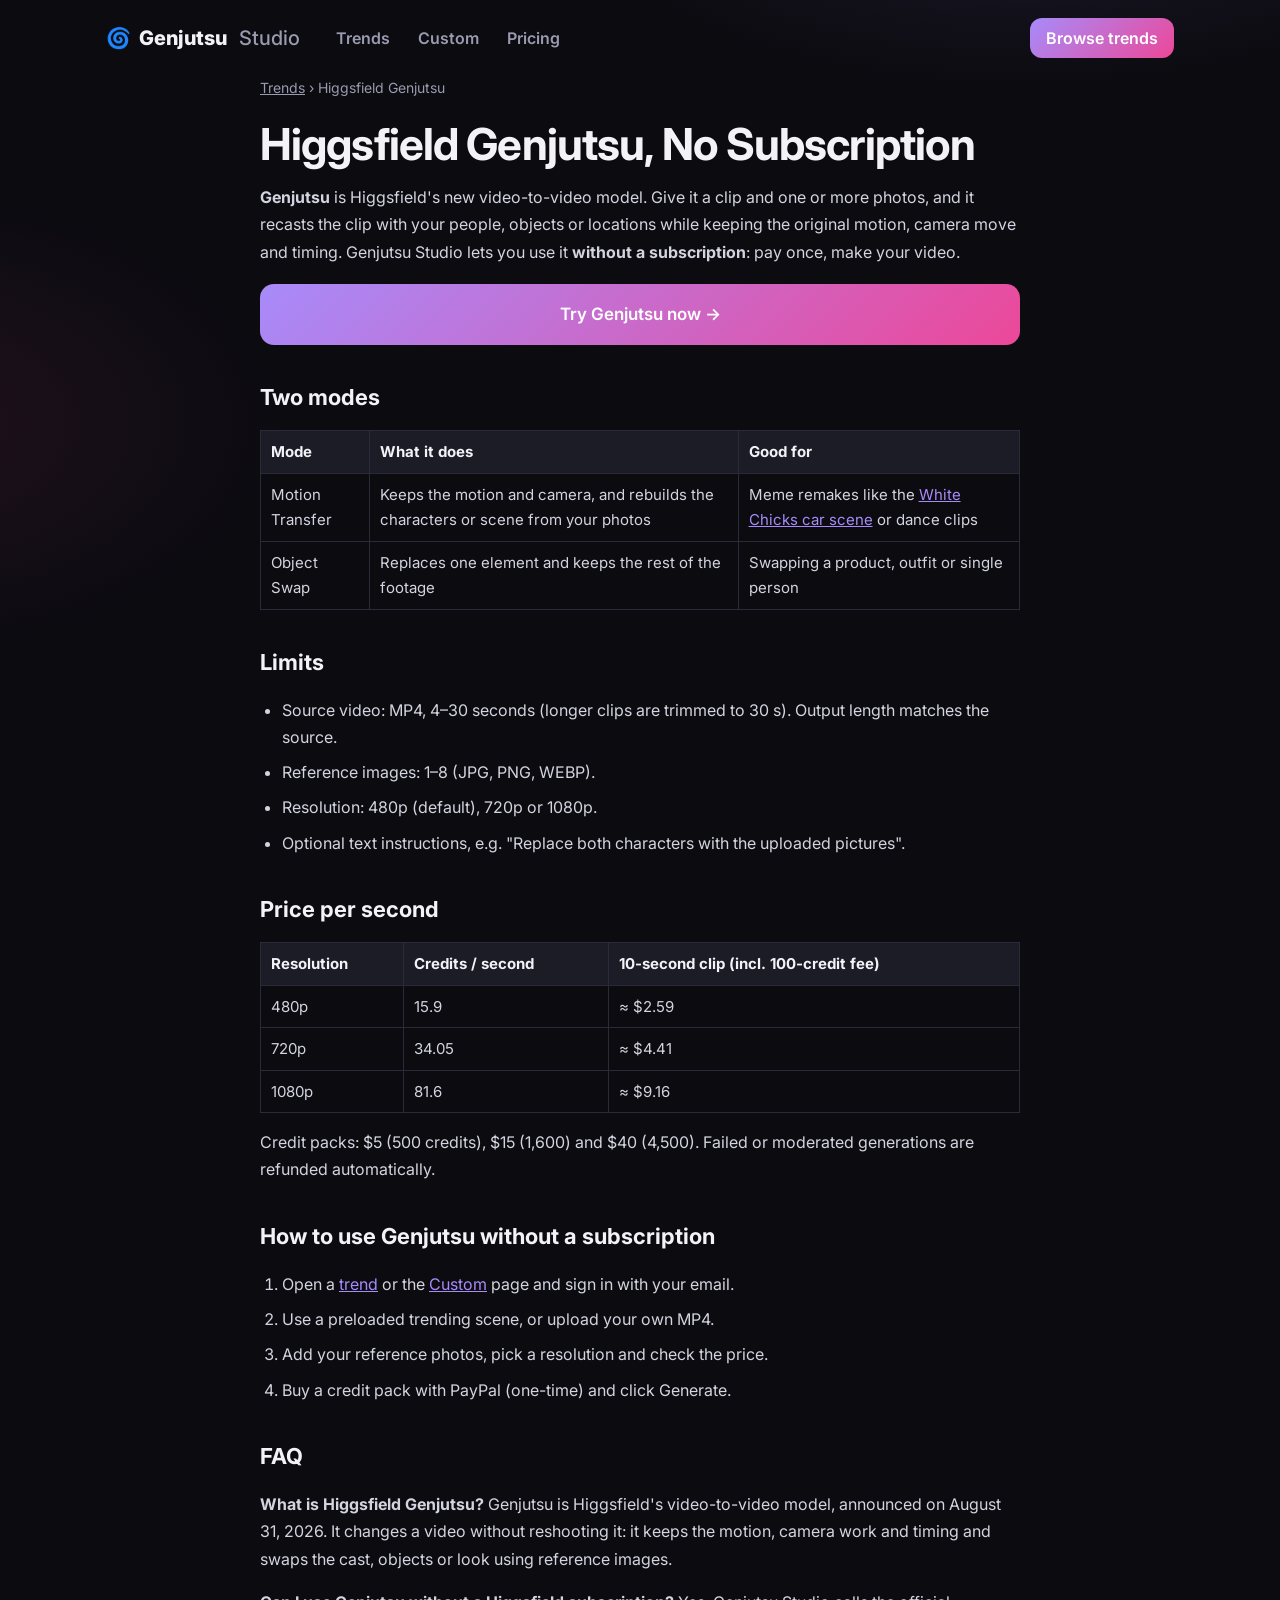
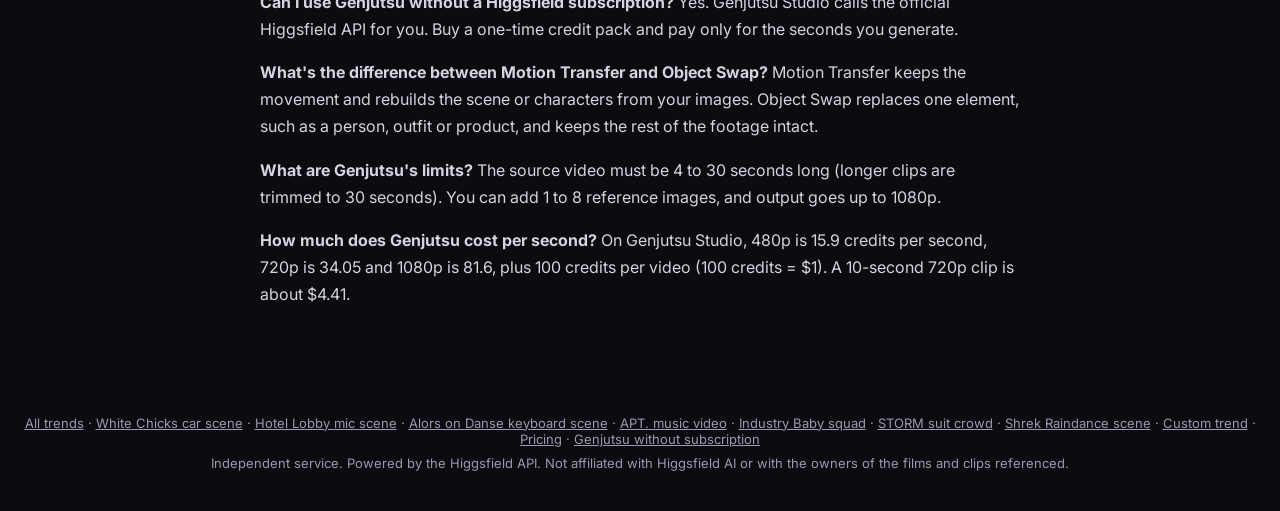
<file: docs/genjutsu/index.html>
<!doctype html>
<html lang="en">
<head>
  <meta charset="utf-8" />
  <meta name="viewport" content="width=device-width, initial-scale=1" />
  <title>Higgsfield Genjutsu Without Subscription: Pay-Per-Video Motion Transfer</title>
  <meta name="description" content="Use Higgsfield Genjutsu (motion transfer and object swap) with no subscription. Limits, price per second, and how to make a video in minutes." />
  <link rel="canonical" href="https://genjutsu-trends.com/genjutsu/" />
  <meta name="robots" content="index,follow,max-image-preview:large" />
  <meta property="og:type" content="article" />
  <meta property="og:site_name" content="Genjutsu Studio" />
  <meta property="og:title" content="Higgsfield Genjutsu Without Subscription: Pay-Per-Video Motion Transfer" />
  <meta property="og:description" content="Use Higgsfield Genjutsu (motion transfer and object swap) with no subscription. Limits, price per second, and how to make a video in minutes." />
  <meta property="og:url" content="https://genjutsu-trends.com/genjutsu/" />
  <meta property="og:image" content="https://genjutsu-trends.com/og.jpg" />
  <meta property="og:image:width" content="1200" /><meta property="og:image:height" content="630" />
  <meta name="twitter:card" content="summary_large_image" />
  <meta name="twitter:title" content="Higgsfield Genjutsu Without Subscription: Pay-Per-Video Motion Transfer" />
  <meta name="twitter:description" content="Use Higgsfield Genjutsu (motion transfer and object swap) with no subscription. Limits, price per second, and how to make a video in minutes." />
  <meta name="twitter:image" content="https://genjutsu-trends.com/og.jpg" />
  <meta name="theme-color" content="#0b0b10" />
  <link rel="icon" href="data:image/svg+xml,<svg xmlns='http://www.w3.org/2000/svg' viewBox='0 0 100 100'><text y='.9em' font-size='90'>🌀</text></svg>" />
  <link rel="preconnect" href="https://fonts.googleapis.com" />
  <link href="https://fonts.googleapis.com/css2?family=Inter:wght@400;500;600;700;800&display=swap" rel="stylesheet" />
  <link rel="stylesheet" href="../styles.css?v=95ff4eabc3" />
  <script type="application/ld+json">{"@context": "https://schema.org", "@type": "FAQPage", "mainEntity": [{"@type": "Question", "name": "What is Higgsfield Genjutsu?", "acceptedAnswer": {"@type": "Answer", "text": "Genjutsu is Higgsfield's video-to-video model, announced on August 31, 2026. It changes a video without reshooting it: it keeps the motion, camera work and timing and swaps the cast, objects or look using reference images."}}, {"@type": "Question", "name": "Can I use Genjutsu without a Higgsfield subscription?", "acceptedAnswer": {"@type": "Answer", "text": "Yes. Genjutsu Studio calls the official Higgsfield API for you. Buy a one-time credit pack and pay only for the seconds you generate."}}, {"@type": "Question", "name": "What's the difference between Motion Transfer and Object Swap?", "acceptedAnswer": {"@type": "Answer", "text": "Motion Transfer keeps the movement and rebuilds the scene or characters from your images. Object Swap replaces one element, such as a person, outfit or product, and keeps the rest of the footage intact."}}, {"@type": "Question", "name": "What are Genjutsu's limits?", "acceptedAnswer": {"@type": "Answer", "text": "The source video must be 4 to 30 seconds long (longer clips are trimmed to 30 seconds). You can add 1 to 8 reference images, and output goes up to 1080p."}}, {"@type": "Question", "name": "How much does Genjutsu cost per second?", "acceptedAnswer": {"@type": "Answer", "text": "On Genjutsu Studio, 480p is 15.9 credits per second, 720p is 34.05 and 1080p is 81.6, plus 100 credits per video (100 credits = $1). A 10-second 720p clip is about $4.41."}}]}</script>
  <script type="application/ld+json">{"@context": "https://schema.org", "@type": "BreadcrumbList", "itemListElement": [{"@type": "ListItem", "position": 1, "name": "Trends", "item": "https://genjutsu-trends.com/"}, {"@type": "ListItem", "position": 2, "name": "Higgsfield Genjutsu", "item": "https://genjutsu-trends.com/genjutsu/"}]}</script>
</head>
<body>
  <div id="demo-banner" class="banner" hidden>Demo mode: the backend isn't connected yet, so payments and generation are simulated.</div>
  <header class="top">
    <a class="brand" href="../"><span class="logo">🌀</span> Genjutsu<span class="dim">Studio</span></a>
    <nav class="nav"><a href="../">Trends</a><a href="../custom/">Custom</a><a href="../pricing/">Pricing</a></nav>
    <div class="top-actions">
      <a class="btn primary" href="../" style="text-decoration:none">Browse trends</a>
    </div>
  </header>
  <main>
    <article class="article">
      <div class="crumbs"><a href="../">Trends</a> › Higgsfield Genjutsu</div>
      <h1>Higgsfield Genjutsu, No Subscription</h1>

      <p><b>Genjutsu</b> is Higgsfield's new video-to-video model. Give it a clip and one or more photos, and it recasts the clip with your people, objects or
        locations while keeping the original motion, camera move and timing. Genjutsu Studio lets you use it <b>without a subscription</b>: pay once, make your video.</p>
      <a class="btn primary big cta" href="../custom/">Try Genjutsu now →</a>
      <h2>Two modes</h2>
      <table>
        <tr><th>Mode</th><th>What it does</th><th>Good for</th></tr>
        <tr><td>Motion Transfer</td><td>Keeps the motion and camera, and rebuilds the characters or scene from your photos</td><td>Meme remakes like the <a href="../trends/white-chicks/">White Chicks car scene</a> or dance clips</td></tr>
        <tr><td>Object Swap</td><td>Replaces one element and keeps the rest of the footage</td><td>Swapping a product, outfit or single person</td></tr>
      </table>
      <h2>Limits</h2>
      <ul>
        <li>Source video: MP4, 4–30 seconds (longer clips are trimmed to 30 s). Output length matches the source.</li>
        <li>Reference images: 1–8 (JPG, PNG, WEBP).</li>
        <li>Resolution: 480p (default), 720p or 1080p.</li>
        <li>Optional text instructions, e.g. "Replace both characters with the uploaded pictures".</li>
      </ul>
      <h2>Price per second</h2>
      <table>
        <tr><th>Resolution</th><th>Credits / second</th><th>10-second clip (incl. 100-credit fee)</th></tr>
        <tr><td>480p</td><td>15.9</td><td>≈ $2.59</td></tr>
        <tr><td>720p</td><td>34.05</td><td>≈ $4.41</td></tr>
        <tr><td>1080p</td><td>81.6</td><td>≈ $9.16</td></tr>
      </table>
      <p>Credit packs: $5 (500 credits), $15 (1,600) and $40 (4,500). Failed or moderated generations are refunded automatically.</p>
      <h2>How to use Genjutsu without a subscription</h2>
      <ol>
        <li>Open a <a href="../">trend</a> or the <a href="../custom/">Custom</a> page and sign in with your email.</li>
        <li>Use a preloaded trending scene, or upload your own MP4.</li>
        <li>Add your reference photos, pick a resolution and check the price.</li>
        <li>Buy a credit pack with PayPal (one-time) and click Generate.</li>
      </ol>
      <h2>FAQ</h2>
      <p><b>What is Higgsfield Genjutsu?</b> Genjutsu is Higgsfield's video-to-video model, announced on August 31, 2026. It changes a video without reshooting it: it keeps the motion, camera work and timing and swaps the cast, objects or look using reference images.</p>
      <p><b>Can I use Genjutsu without a Higgsfield subscription?</b> Yes. Genjutsu Studio calls the official Higgsfield API for you. Buy a one-time credit pack and pay only for the seconds you generate.</p>
      <p><b>What's the difference between Motion Transfer and Object Swap?</b> Motion Transfer keeps the movement and rebuilds the scene or characters from your images. Object Swap replaces one element, such as a person, outfit or product, and keeps the rest of the footage intact.</p>
      <p><b>What are Genjutsu's limits?</b> The source video must be 4 to 30 seconds long (longer clips are trimmed to 30 seconds). You can add 1 to 8 reference images, and output goes up to 1080p.</p>
      <p><b>How much does Genjutsu cost per second?</b> On Genjutsu Studio, 480p is 15.9 credits per second, 720p is 34.05 and 1080p is 81.6, plus 100 credits per video (100 credits = $1). A 10-second 720p clip is about $4.41.</p>

    </article>
  </main>
  <footer>
    <nav class="foot-links"><a href="../">All trends</a> · <a href="../trends/white-chicks/">White Chicks car scene</a> · <a href="../trends/hotel-lobby/">Hotel Lobby mic scene</a> · <a href="../trends/alors-on-danse/">Alors on Danse keyboard scene</a> · <a href="../trends/apt/">APT. music video</a> · <a href="../trends/industry-baby/">Industry Baby squad</a> · <a href="../trends/storm/">STORM suit crowd</a> · <a href="../trends/shrek-raindance/">Shrek Raindance scene</a> · <a href="../custom/">Custom trend</a> · <a href="../pricing/">Pricing</a> · <a href="../genjutsu/">Genjutsu without subscription</a></nav>
    Independent service. Powered by the Higgsfield API. Not affiliated with Higgsfield AI or with the owners of the films and clips referenced.
  </footer>
</body>
</html>
</file>
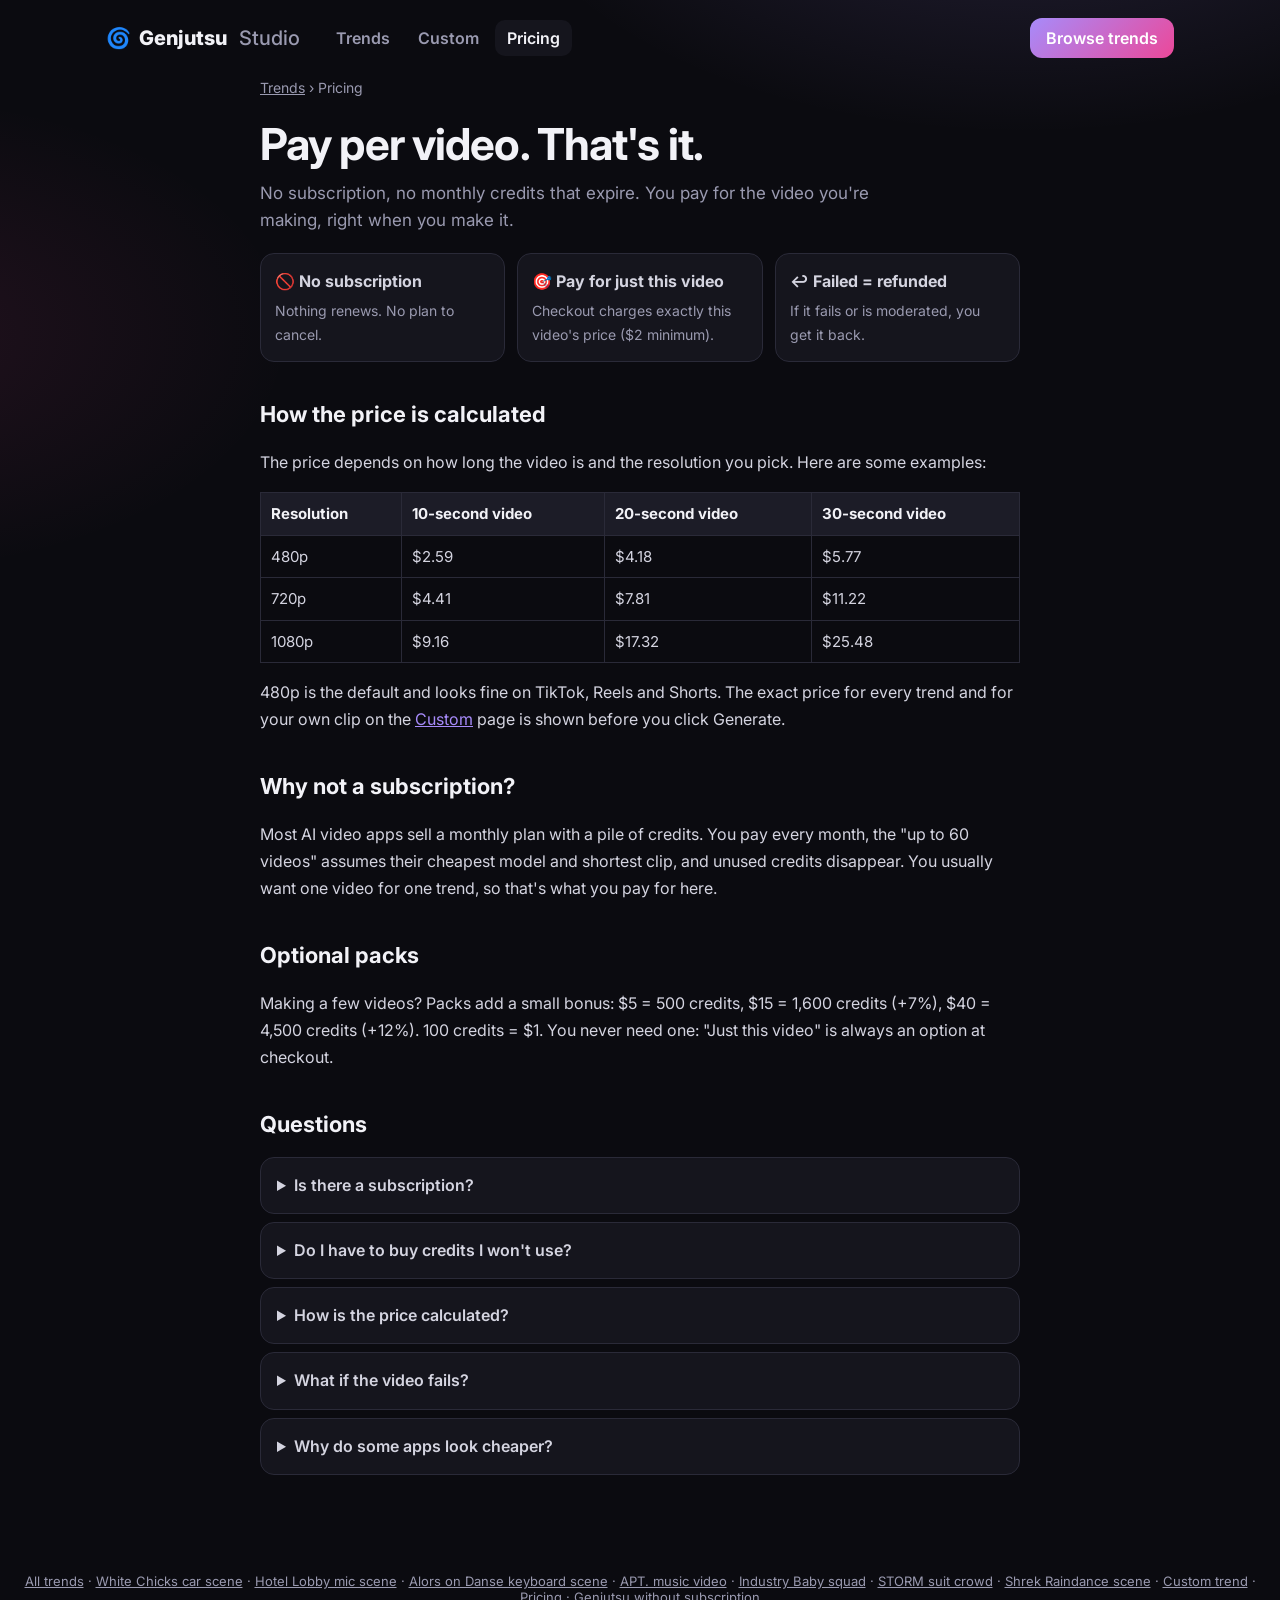
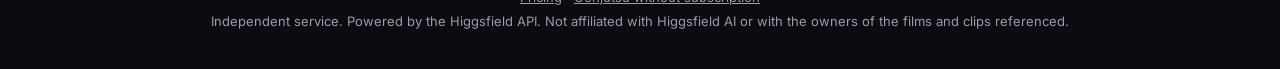
<file: docs/pricing/index.html>
<!doctype html>
<html lang="en">
<head>
  <meta charset="utf-8" />
  <meta name="viewport" content="width=device-width, initial-scale=1" />
  <title>Pricing: Pay Per Video, No Subscription | Genjutsu Studio</title>
  <meta name="description" content="Genjutsu Studio pricing: pay once for the video you make. No subscription, no unused credits. Trend videos from about $3.39 at 480p." />
  <link rel="canonical" href="https://genjutsu-trends.com/pricing/" />
  <meta name="robots" content="index,follow,max-image-preview:large" />
  <meta property="og:type" content="website" />
  <meta property="og:site_name" content="Genjutsu Studio" />
  <meta property="og:title" content="Pricing: Pay Per Video, No Subscription | Genjutsu Studio" />
  <meta property="og:description" content="Genjutsu Studio pricing: pay once for the video you make. No subscription, no unused credits. Trend videos from about $3.39 at 480p." />
  <meta property="og:url" content="https://genjutsu-trends.com/pricing/" />
  <meta property="og:image" content="https://genjutsu-trends.com/og.jpg" />
  <meta property="og:image:width" content="1200" /><meta property="og:image:height" content="630" />
  <meta name="twitter:card" content="summary_large_image" />
  <meta name="twitter:title" content="Pricing: Pay Per Video, No Subscription | Genjutsu Studio" />
  <meta name="twitter:description" content="Genjutsu Studio pricing: pay once for the video you make. No subscription, no unused credits. Trend videos from about $3.39 at 480p." />
  <meta name="twitter:image" content="https://genjutsu-trends.com/og.jpg" />
  <meta name="theme-color" content="#0b0b10" />
  <link rel="icon" href="data:image/svg+xml,<svg xmlns='http://www.w3.org/2000/svg' viewBox='0 0 100 100'><text y='.9em' font-size='90'>🌀</text></svg>" />
  <link rel="preconnect" href="https://fonts.googleapis.com" />
  <link href="https://fonts.googleapis.com/css2?family=Inter:wght@400;500;600;700;800&display=swap" rel="stylesheet" />
  <link rel="stylesheet" href="../styles.css?v=95ff4eabc3" />
  <script type="application/ld+json">{"@context": "https://schema.org", "@type": "FAQPage", "mainEntity": [{"@type": "Question", "name": "Is there a subscription?", "acceptedAnswer": {"@type": "Answer", "text": "No. There is no monthly plan and nothing renews. You pay once for the video you are making."}}, {"@type": "Question", "name": "Do I have to buy credits I won't use?", "acceptedAnswer": {"@type": "Answer", "text": "No. At checkout, pick \"Just this video\" and you pay exactly that video's price ($2 minimum). Packs are optional, for people who plan to make several videos."}}, {"@type": "Question", "name": "How is the price calculated?", "acceptedAnswer": {"@type": "Answer", "text": "By the length of the video and the resolution you pick. The exact price shows before you click Generate."}}, {"@type": "Question", "name": "What if the video fails?", "acceptedAnswer": {"@type": "Answer", "text": "Failed or moderated generations are refunded automatically to your balance."}}, {"@type": "Question", "name": "Why do some apps look cheaper?", "acceptedAnswer": {"@type": "Answer", "text": "Subscription apps advertise \"up to\" numbers based on their cheapest model and shortest clip, and you pay every month whether you use it or not. Here you pay only when you make a video, with Higgsfield Genjutsu, the model that keeps the original scene."}}]}</script>
  <script type="application/ld+json">{"@context": "https://schema.org", "@type": "BreadcrumbList", "itemListElement": [{"@type": "ListItem", "position": 1, "name": "Trends", "item": "https://genjutsu-trends.com/"}, {"@type": "ListItem", "position": 2, "name": "Pricing", "item": "https://genjutsu-trends.com/pricing/"}]}</script>
</head>
<body>
  <div id="demo-banner" class="banner" hidden>Demo mode: the backend isn't connected yet, so payments and generation are simulated.</div>
  <header class="top">
    <a class="brand" href="../"><span class="logo">🌀</span> Genjutsu<span class="dim">Studio</span></a>
    <nav class="nav"><a href="../">Trends</a><a href="../custom/">Custom</a><a href="../pricing/" class="active">Pricing</a></nav>
    <div class="top-actions">
      <a class="btn primary" href="../" style="text-decoration:none">Browse trends</a>
    </div>
  </header>
  <main>
    <article class="article">
      <div class="crumbs"><a href="../">Trends</a> › Pricing</div>
      <h1>Pay per video. That's it.</h1>
      <p class="lead">No subscription, no monthly credits that expire. You pay for the video you're making, right when you make it.</p>
      <div class="price-points">
        <div><b>🚫 No subscription</b><span>Nothing renews. No plan to cancel.</span></div>
        <div><b>🎯 Pay for just this video</b><span>Checkout charges exactly this video's price ($2 minimum).</span></div>
        <div><b>↩️ Failed = refunded</b><span>If it fails or is moderated, you get it back.</span></div>
      </div>

      <h2>How the price is calculated</h2>
      <p>The price depends on how long the video is and the resolution you pick. Here are some examples:</p>
      <table>
        <tr><th>Resolution</th><th>10-second video</th><th>20-second video</th><th>30-second video</th></tr>
        <tr><td>480p</td><td>$2.59</td><td>$4.18</td><td>$5.77</td></tr>
        <tr><td>720p</td><td>$4.41</td><td>$7.81</td><td>$11.22</td></tr>
        <tr><td>1080p</td><td>$9.16</td><td>$17.32</td><td>$25.48</td></tr>
      </table>
      <p>480p is the default and looks fine on TikTok, Reels and Shorts. The exact price for every trend and for your own clip on the <a href="../custom/">Custom</a> page is shown before you click Generate.</p>

      <h2>Why not a subscription?</h2>
      <p>Most AI video apps sell a monthly plan with a pile of credits. You pay every month, the "up to 60 videos" assumes their cheapest model and shortest clip, and unused credits disappear. You usually want one video for one trend, so that's what you pay for here.</p>

      <h2>Optional packs</h2>
      <p>Making a few videos? Packs add a small bonus: $5 = 500 credits, $15 = 1,600 credits (+7%), $40 = 4,500 credits (+12%). 100 credits = $1. You never need one: "Just this video" is always an option at checkout.</p>

      <h2>Questions</h2>
      <details><summary>Is there a subscription?</summary><p>No. There is no monthly plan and nothing renews. You pay once for the video you are making.</p></details>
      <details><summary>Do I have to buy credits I won&#x27;t use?</summary><p>No. At checkout, pick &quot;Just this video&quot; and you pay exactly that video&#x27;s price ($2 minimum). Packs are optional, for people who plan to make several videos.</p></details>
      <details><summary>How is the price calculated?</summary><p>By the length of the video and the resolution you pick. The exact price shows before you click Generate.</p></details>
      <details><summary>What if the video fails?</summary><p>Failed or moderated generations are refunded automatically to your balance.</p></details>
      <details><summary>Why do some apps look cheaper?</summary><p>Subscription apps advertise &quot;up to&quot; numbers based on their cheapest model and shortest clip, and you pay every month whether you use it or not. Here you pay only when you make a video, with Higgsfield Genjutsu, the model that keeps the original scene.</p></details>
    </article>
  </main>
  <footer>
    <nav class="foot-links"><a href="../">All trends</a> · <a href="../trends/white-chicks/">White Chicks car scene</a> · <a href="../trends/hotel-lobby/">Hotel Lobby mic scene</a> · <a href="../trends/alors-on-danse/">Alors on Danse keyboard scene</a> · <a href="../trends/apt/">APT. music video</a> · <a href="../trends/industry-baby/">Industry Baby squad</a> · <a href="../trends/storm/">STORM suit crowd</a> · <a href="../trends/shrek-raindance/">Shrek Raindance scene</a> · <a href="../custom/">Custom trend</a> · <a href="../pricing/">Pricing</a> · <a href="../genjutsu/">Genjutsu without subscription</a></nav>
    Independent service. Powered by the Higgsfield API. Not affiliated with Higgsfield AI or with the owners of the films and clips referenced.
  </footer>
</body>
</html>
</file>
<file: docs/styles.css>
[hidden] { display: none !important; }
:root {
  --bg: #0b0b10; --card: #15151d; --card2: #1c1c27; --line: #2a2a38;
  --text: #f2f2f7; --muted: #9a9ab0; --accent: #a78bfa; --accent2: #ec4899;
  --ok: #34d399; --bad: #f87171; --radius: 16px;
}
* { box-sizing: border-box; }
html, body { margin: 0; background: var(--bg); color: var(--text); font-family: Inter, system-ui, sans-serif; }
body { min-height: 100vh; background:
  radial-gradient(900px 500px at 80% -10%, rgba(167,139,250,.18), transparent 60%),
  radial-gradient(700px 400px at -10% 20%, rgba(236,72,153,.10), transparent 60%), var(--bg); }
button { font: inherit; color: inherit; cursor: pointer; }
main { max-width: 860px; margin: 0 auto; padding: 0 16px 60px; }

.banner { background: #3b2f0b; color: #fde68a; text-align: center; padding: 8px 16px; font-size: 14px; }
.top { display: flex; justify-content: space-between; align-items: center; max-width: 1100px; margin: 0 auto; padding: 18px 16px; }
.brand { font-weight: 800; font-size: 20px; color: var(--text); text-decoration: none; display: flex; gap: 8px; align-items: center; }
.brand .dim { color: var(--muted); font-weight: 500; margin-left: 4px; }
.top-actions { display: flex; gap: 8px; align-items: center; }

.btn { border: 1px solid var(--line); background: var(--card); border-radius: 12px; padding: 10px 16px; font-weight: 600; }
.btn.ghost { background: transparent; }
.btn.primary { border: 0; background: linear-gradient(135deg, var(--accent), var(--accent2)); color: #fff; }
.btn.primary:disabled { opacity: .4; cursor: not-allowed; }
.btn.big { width: 100%; padding: 16px; font-size: 17px; border-radius: 14px; margin-top: 18px; }
.btn.wide { width: 100%; margin-top: 10px; }
.pill { border: 1px solid var(--line); background: var(--card2); border-radius: 999px; padding: 8px 14px; font-weight: 600; }
.pill .plus { display: inline-grid; place-items: center; width: 20px; height: 20px; border-radius: 50%; background: var(--accent); color: #111; margin-left: 6px; font-weight: 800; }

.hero { text-align: center; padding: 36px 0 28px; }
.hero h1 { font-size: clamp(32px, 6vw, 52px); line-height: 1.05; margin: 0 0 14px; letter-spacing: -0.02em;
  background: linear-gradient(135deg, #fff, #c4b5fd 60%, #f9a8d4); -webkit-background-clip: text; background-clip: text; color: transparent; }
.lead { color: var(--muted); font-size: 17px; max-width: 620px; margin: 0 auto; line-height: 1.55; }
.how { list-style: none; padding: 0; margin: 24px 0 0; display: flex; justify-content: center; gap: 10px; flex-wrap: wrap; }
.how li { background: var(--card); border: 1px solid var(--line); border-radius: 999px; padding: 8px 14px; font-size: 14px; }
.how b { display: inline-grid; place-items: center; width: 22px; height: 22px; border-radius: 50%; background: var(--card2); margin-right: 6px; font-size: 12px; }

.card { background: var(--card); border: 1px solid var(--line); border-radius: 22px; padding: 20px; }
.mode-switch { display: grid; grid-template-columns: 1fr 1fr; gap: 8px; margin-bottom: 16px; }
.mode { text-align: left; background: var(--card2); border: 1px solid var(--line); border-radius: 14px; padding: 12px 14px; }
.mode.active { border-color: var(--accent); box-shadow: 0 0 0 1px var(--accent) inset; }
.mode-title { display: block; font-weight: 700; }
.mode-sub { display: block; color: var(--muted); font-size: 13px; margin-top: 2px; }

.grid2 { display: grid; grid-template-columns: 1fr 1fr; gap: 12px; }
.drop { position: relative; min-height: 220px; border: 2px dashed var(--line); border-radius: var(--radius); background: var(--card2);
  display: grid; place-items: center; cursor: pointer; overflow: hidden; transition: border-color .15s; }
.drop:hover, .drop.over { border-color: var(--accent); }
.drop-empty { text-align: center; padding: 16px; }
.drop-icon { font-size: 34px; }
.drop-title { font-weight: 700; margin-top: 6px; }
.drop-hint { color: var(--muted); font-size: 13px; margin-top: 2px; }
.drop video { width: 100%; height: 100%; max-height: 320px; object-fit: contain; background: #000; }
.x { position: absolute; top: 8px; right: 8px; width: 30px; height: 30px; border-radius: 50%; border: 0; background: rgba(0,0,0,.7); font-size: 18px; }
.thumbs { display: grid; grid-template-columns: repeat(auto-fill, minmax(76px, 1fr)); gap: 8px; padding: 10px; width: 100%; align-self: start; }
.thumb { position: relative; aspect-ratio: 1; border-radius: 10px; overflow: hidden; background: #000; }
.thumb img { width: 100%; height: 100%; object-fit: cover; }
.thumb .x { width: 22px; height: 22px; font-size: 14px; top: 4px; right: 4px; }
.thumb.add { display: grid; place-items: center; border: 1px dashed var(--line); background: transparent; font-size: 26px; color: var(--muted); }

.field { display: block; margin-top: 14px; }
.field span { display: block; font-size: 14px; font-weight: 600; margin-bottom: 6px; }
.field em { color: var(--muted); font-style: normal; font-weight: 400; }
textarea, input[type=email], #otp { width: 100%; background: var(--card2); border: 1px solid var(--line); border-radius: 12px; color: var(--text);
  padding: 12px; font: inherit; resize: vertical; }
textarea:focus, input:focus { outline: 2px solid var(--accent); outline-offset: -1px; }

.row { display: flex; justify-content: space-between; align-items: center; gap: 12px; margin-top: 14px; flex-wrap: wrap; }
.seg { display: inline-flex; background: var(--card2); border: 1px solid var(--line); border-radius: 12px; padding: 3px; }
.seg button { border: 0; background: transparent; padding: 8px 14px; border-radius: 9px; font-weight: 600; color: var(--muted); }
.seg button.active { background: var(--text); color: #111; }
.cost { color: var(--muted); font-size: 15px; }
.cost b { color: var(--text); }
.fine { color: var(--muted); font-size: 13px; text-align: center; margin: 10px 0 0; }

#history { margin-top: 36px; }
h2 { font-size: 22px; margin: 0 0 14px; }
.jobs { display: grid; gap: 12px; }
.job { background: var(--card); border: 1px solid var(--line); border-radius: var(--radius); padding: 14px; display: grid; gap: 10px; }
.job-head { display: flex; justify-content: space-between; align-items: center; gap: 8px; font-size: 14px; }
.job-meta { color: var(--muted); }
.status { font-weight: 700; font-size: 13px; padding: 4px 10px; border-radius: 999px; background: var(--card2); }
.status.completed { color: var(--ok); } .status.failed, .status.nsfw, .status.canceled { color: var(--bad); }
.job video { width: 100%; max-height: 480px; border-radius: 12px; background: #000; }
.job .err { margin: 0; }
.progress { height: 6px; border-radius: 99px; background: var(--card2); overflow: hidden; }
.progress i { display: block; height: 100%; width: 35%; background: linear-gradient(90deg, var(--accent), var(--accent2)); animation: slide 1.4s ease-in-out infinite; }
@keyframes slide { from { transform: translateX(-100%); } to { transform: translateX(300%); } }
.job-actions { display: flex; gap: 8px; }
.job-actions a { text-decoration: none; }

.faq { margin-top: 44px; }
details { background: var(--card); border: 1px solid var(--line); border-radius: 14px; padding: 14px 16px; margin-bottom: 8px; }
summary { cursor: pointer; font-weight: 600; }
details p { color: var(--muted); margin: 10px 0 0; line-height: 1.5; }
footer { text-align: center; color: var(--muted); font-size: 13px; padding: 30px 16px 40px; }

.modal { border: 1px solid var(--line); background: var(--card); color: var(--text); border-radius: 20px; padding: 24px; width: min(440px, calc(100vw - 32px)); }
.modal::backdrop { background: rgba(0,0,0,.65); backdrop-filter: blur(4px); }
.modal h3 { margin: 0 0 6px; font-size: 22px; }
.modal-x { position: absolute; top: 10px; right: 10px; margin: 0; }
.modal-x button { border: 0; background: transparent; font-size: 24px; color: var(--muted); }
.muted { color: var(--muted); }
.err { color: var(--bad); min-height: 1em; font-size: 14px; }
.packs { display: grid; gap: 8px; margin: 14px 0; }
.pack { display: flex; justify-content: space-between; align-items: center; text-align: left; background: var(--card2); border: 1px solid var(--line); border-radius: 14px; padding: 14px; }
.pack.active { border-color: var(--accent); box-shadow: 0 0 0 1px var(--accent) inset; }
.pack .p-name { font-weight: 700; } .pack .p-cred { color: var(--muted); font-size: 14px; }
.pack .p-price { font-weight: 800; font-size: 18px; }
.tag { font-size: 11px; background: var(--accent); color: #111; padding: 2px 8px; border-radius: 99px; margin-left: 6px; font-weight: 700; }
#paypal-buttons { min-height: 50px; }

.toast { position: fixed; bottom: 20px; left: 50%; transform: translateX(-50%); background: var(--text); color: #111; padding: 12px 18px;
  border-radius: 12px; font-weight: 600; box-shadow: 0 10px 30px rgba(0,0,0,.4); z-index: 50; max-width: calc(100vw - 32px); }

.preset-bar { display: flex; gap: 10px; align-items: center; flex-wrap: wrap; background: rgba(167,139,250,.1); border: 1px solid rgba(167,139,250,.35);
  border-radius: 14px; padding: 10px 14px; margin-bottom: 14px; font-size: 14px; }
.trend { background: linear-gradient(135deg, var(--accent), var(--accent2)); color: #fff; font-weight: 700; font-size: 12px; padding: 3px 10px; border-radius: 99px; }
.thumbs.slots { grid-template-columns: 1fr 1fr; height: 100%; align-self: stretch; }
.thumb.slot { aspect-ratio: auto; min-height: 150px; border: 2px dashed var(--line); background: transparent; display: grid; place-content: center;
  text-align: center; gap: 6px; cursor: pointer; color: var(--muted); }
.thumb.slot:hover { border-color: var(--accent); color: var(--text); }
.slots .thumb { aspect-ratio: auto; min-height: 150px; }
.slot-plus { font-size: 30px; line-height: 1; }
.slot-label { font-size: 13px; font-weight: 600; padding: 0 6px; }
.slot-tag { position: absolute; left: 6px; bottom: 6px; background: rgba(0,0,0,.7); font-size: 11px; font-weight: 600; padding: 3px 8px; border-radius: 99px; }
.linkbtn { background: none; border: 0; color: var(--accent); padding: 8px 0 0; font-weight: 600; font-size: 14px; }
.breakdown { margin-top: 14px; background: var(--card2); border: 1px solid var(--line); border-radius: 14px; padding: 12px 14px; }
.bd-math { display: flex; flex-wrap: wrap; gap: 8px; align-items: baseline; font-size: 15px; }
.bd-math span { color: var(--muted); } .bd-math b { font-size: 17px; }
.bd-note { color: var(--muted); font-size: 13px; margin-top: 6px; line-height: 1.5; } .bd-note b { color: var(--text); }

a { color: var(--accent); }
.lead a { color: #c4b5fd; }
.seo { margin-top: 44px; line-height: 1.65; color: #d4d4e0; }
.seo p { margin: 0 0 12px; }
.seo-grid { display: grid; grid-template-columns: repeat(3, 1fr); gap: 10px; margin-top: 16px; }
.seo-grid div { background: var(--card); border: 1px solid var(--line); border-radius: 14px; padding: 14px; display: grid; gap: 4px; }
.seo-grid span { color: var(--muted); font-size: 14px; line-height: 1.45; }
.foot-links { margin-bottom: 8px; } .foot-links a { color: var(--muted); }
.article { max-width: 760px; margin: 0 auto; line-height: 1.7; color: #d4d4e0; }
.article h1 { font-size: clamp(30px, 5vw, 44px); line-height: 1.1; color: var(--text); letter-spacing: -0.02em; margin: 20px 0 12px; }
.article h2 { margin-top: 34px; color: var(--text); }
.article ol, .article ul { padding-left: 22px; } .article li { margin-bottom: 8px; }
.article table { width: 100%; border-collapse: collapse; margin: 12px 0; font-size: 15px; }
.article th, .article td { border: 1px solid var(--line); padding: 8px 10px; text-align: left; }
.article th { background: var(--card2); color: var(--text); }
.article img { width: 100%; border-radius: 16px; border: 1px solid var(--line); }
.cta { display: block; text-align: center; text-decoration: none; margin: 24px 0; }
.crumbs { color: var(--muted); font-size: 14px; } .crumbs a { color: var(--muted); }

.nav { display: flex; gap: 4px; margin-right: auto; margin-left: 24px; }
.nav a { color: var(--muted); text-decoration: none; font-weight: 600; padding: 8px 12px; border-radius: 10px; }
.nav a:hover, .nav a.active { color: var(--text); background: var(--card); }
.hero.small { padding: 18px 0 22px; }
.hero.small h1 { font-size: clamp(30px, 5vw, 44px); }
.price-chip { display: inline-block; margin: 14px 0 0; background: var(--card); border: 1px solid var(--line); border-radius: 99px; padding: 6px 14px; font-size: 14px; color: var(--muted); }
main > .crumbs { padding-top: 6px; }
.drop.locked { cursor: default; }
.drop.locked:hover { border-color: var(--line); }
.lock-tag { position: absolute; left: 10px; bottom: 10px; background: rgba(0,0,0,.75); font-size: 12px; font-weight: 600; padding: 4px 10px; border-radius: 99px; }
.slot-hint { font-size: 12px; color: var(--muted); }
.trend-grid { display: grid; grid-template-columns: repeat(auto-fill, minmax(250px, 1fr)); gap: 14px; }
.trend-card { display: flex; flex-direction: column; background: var(--card); border: 1px solid var(--line); border-radius: 18px; overflow: hidden;
  color: var(--text); text-decoration: none; transition: transform .15s, border-color .15s; }
.trend-card:hover { transform: translateY(-2px); border-color: var(--accent); }
.tc-media { position: relative; aspect-ratio: 16/9; background: #000; }
.tc-media img { width: 100%; height: 100%; object-fit: cover; display: block; }
.tc-badge { position: absolute; top: 10px; left: 10px; background: linear-gradient(135deg, var(--accent), var(--accent2)); color: #fff; font-size: 12px; font-weight: 700; padding: 3px 10px; border-radius: 99px; }
.tc-custom { display: grid; place-items: center; font-size: 44px; background: linear-gradient(135deg, rgba(167,139,250,.25), rgba(236,72,153,.18)); }
.tc-body { padding: 14px; display: grid; gap: 6px; }
.tc-body span { color: var(--muted); font-size: 14px; line-height: 1.45; }
.tc-body .tc-meta { font-size: 12px; color: #c4b5fd; }
.seo ol { padding-left: 22px; } .seo li { margin-bottom: 8px; }
.more { margin-top: 36px; color: var(--muted); }

.thumb.slot.has-example { position: relative; overflow: hidden; padding: 0; }
.slot-example { position: absolute; inset: 0; width: 100%; height: 100%; object-fit: cover; opacity: .32; filter: grayscale(.4); transition: opacity .15s; }
.thumb.slot.has-example:hover .slot-example { opacity: .2; }
.example-tag { position: absolute; top: 6px; left: 6px; background: rgba(0,0,0,.7); color: #fde68a; font-size: 10px; font-weight: 700;
  letter-spacing: .04em; text-transform: uppercase; padding: 2px 7px; border-radius: 99px; }
.slot-cta { position: relative; display: grid; gap: 4px; place-items: center; text-align: center; padding: 10px; text-shadow: 0 1px 6px rgba(0,0,0,.9); }
.has-example .slot-label, .has-example .slot-plus { color: var(--text); }
.has-example .slot-hint { color: #e4e4ee; }
.slot-add { margin-top: 4px; background: var(--text); color: #111; text-shadow: none; font-size: 12px; font-weight: 700; padding: 5px 12px; border-radius: 99px; }
.photo-tips { list-style: none; display: flex; flex-wrap: wrap; gap: 6px 14px; padding: 0; margin: 12px 0 0; font-size: 13px; color: var(--muted); }
.photo-tips li.ok::before { content: "✓ "; color: var(--ok); font-weight: 700; }
.photo-tips li.no::before { content: "✕ "; color: var(--bad); font-weight: 700; }

.see-example { display: inline-block; margin-top: 10px; font-weight: 600; text-decoration: none; }
.grid2.eq { grid-template-columns: 1fr auto 1fr; align-items: center; }
.eq-op { display: grid; place-items: center; width: 34px; height: 34px; border-radius: 50%; background: var(--card2);
  border: 1px solid var(--line); color: var(--accent); font-size: 20px; font-weight: 800; }
.eq-result { display: flex; flex-direction: column; align-items: center; gap: 8px; margin-top: 10px; }
.eq-video { position: relative; margin: 0; width: min(100%, 380px); }
.eq-video video { width: 100%; display: block; border-radius: 14px; border: 2px solid var(--accent); background: #000; }
.eq-tag { position: absolute; left: 8px; top: 8px; background: linear-gradient(135deg, var(--accent), var(--accent2)); color: #fff;
  font-size: 11px; font-weight: 700; padding: 3px 9px; border-radius: 99px; }
.eq-sound { position: absolute; right: 8px; bottom: 8px; width: 32px; height: 32px; border-radius: 50%; border: 0; background: rgba(0,0,0,.7); }

@media (max-width: 640px) {
  .grid2.eq { grid-template-columns: 1fr; justify-items: stretch; }
  .grid2.eq .eq-plus { justify-self: center; }
  .nav { margin-left: 8px; } .nav a { padding: 6px 8px; font-size: 14px; }
  .top-actions .btn.ghost { padding: 8px 10px; }
  .seo-grid { grid-template-columns: 1fr; }
  .grid2, .mode-switch { grid-template-columns: 1fr; }
  .drop { min-height: 170px; }
  .row { flex-direction: column; align-items: stretch; }
  .seg { justify-content: space-between; } .seg button { flex: 1; }
  .cost { text-align: center; }
  .brand .dim { display: none; }
  /* header: logo + actions on row 1, nav on its own row (no sideways scroll on phones) */
  .top { flex-wrap: wrap; row-gap: 6px; padding: 12px 16px; }
  .top .nav { order: 3; width: 100%; margin: 0; justify-content: center; }
  .top .btn, .top .pill { white-space: nowrap; }
}
.tc-media video { position: absolute; inset: 0; width: 100%; height: 100%; object-fit: cover; opacity: 0; transition: opacity .2s; }
.tc-media video.on { opacity: 1; }
.tc-sound { position: absolute; right: 10px; bottom: 10px; min-width: 30px; height: 30px; padding: 0 10px; display: grid; place-items: center; border-radius: 99px; background: rgba(0,0,0,.75); color: #fff; font-size: 13px; font-weight: 600; cursor: pointer; }
.price-points { display: grid; grid-template-columns: repeat(3, 1fr); gap: 12px; margin: 20px 0 8px; }
.price-points div { background: var(--card); border: 1px solid var(--line); border-radius: 14px; padding: 14px; display: flex; flex-direction: column; gap: 4px; }
.price-points span { color: var(--muted); font-size: 14px; }
@media (max-width: 640px) { .price-points { grid-template-columns: 1fr; } }
@media (max-width: 400px) { .article table { font-size: 13px; } .article th, .article td { padding: 6px 5px; } }
.article .lead { margin-left: 0; margin-right: 0; padding: 0; text-align: left; }
.thumbs.slots.many { grid-template-columns: repeat(4, 1fr); }
.slots.many .thumb { min-height: 120px; }
.slots.many .slot-hint { display: none; }
@media (max-width: 640px) { .thumbs.slots.many { grid-template-columns: repeat(2, 1fr); } }
.slots.many .slot-label { font-size: 12px; white-space: nowrap; }
.slots.many .slot-add { font-size: 11px; padding: 3px 8px; white-space: nowrap; }
.slots.many .slot-plus { font-size: 18px; }

.test-banner { position: sticky; top: 0; z-index: 50; background: #f5c400; color: #111; font: 600 13px/1.4 system-ui, sans-serif; text-align: center; padding: 6px 16px; }

.field-label { display: block; font-size: 13px; font-weight: 600; color: var(--muted); margin: 0 0 6px; }
.otp { letter-spacing: .3em; font-size: 20px; text-align: center; }
.thumb.slot:focus-visible, .drop:focus-visible { outline: 2px solid var(--accent); outline-offset: 2px; }
</file>
